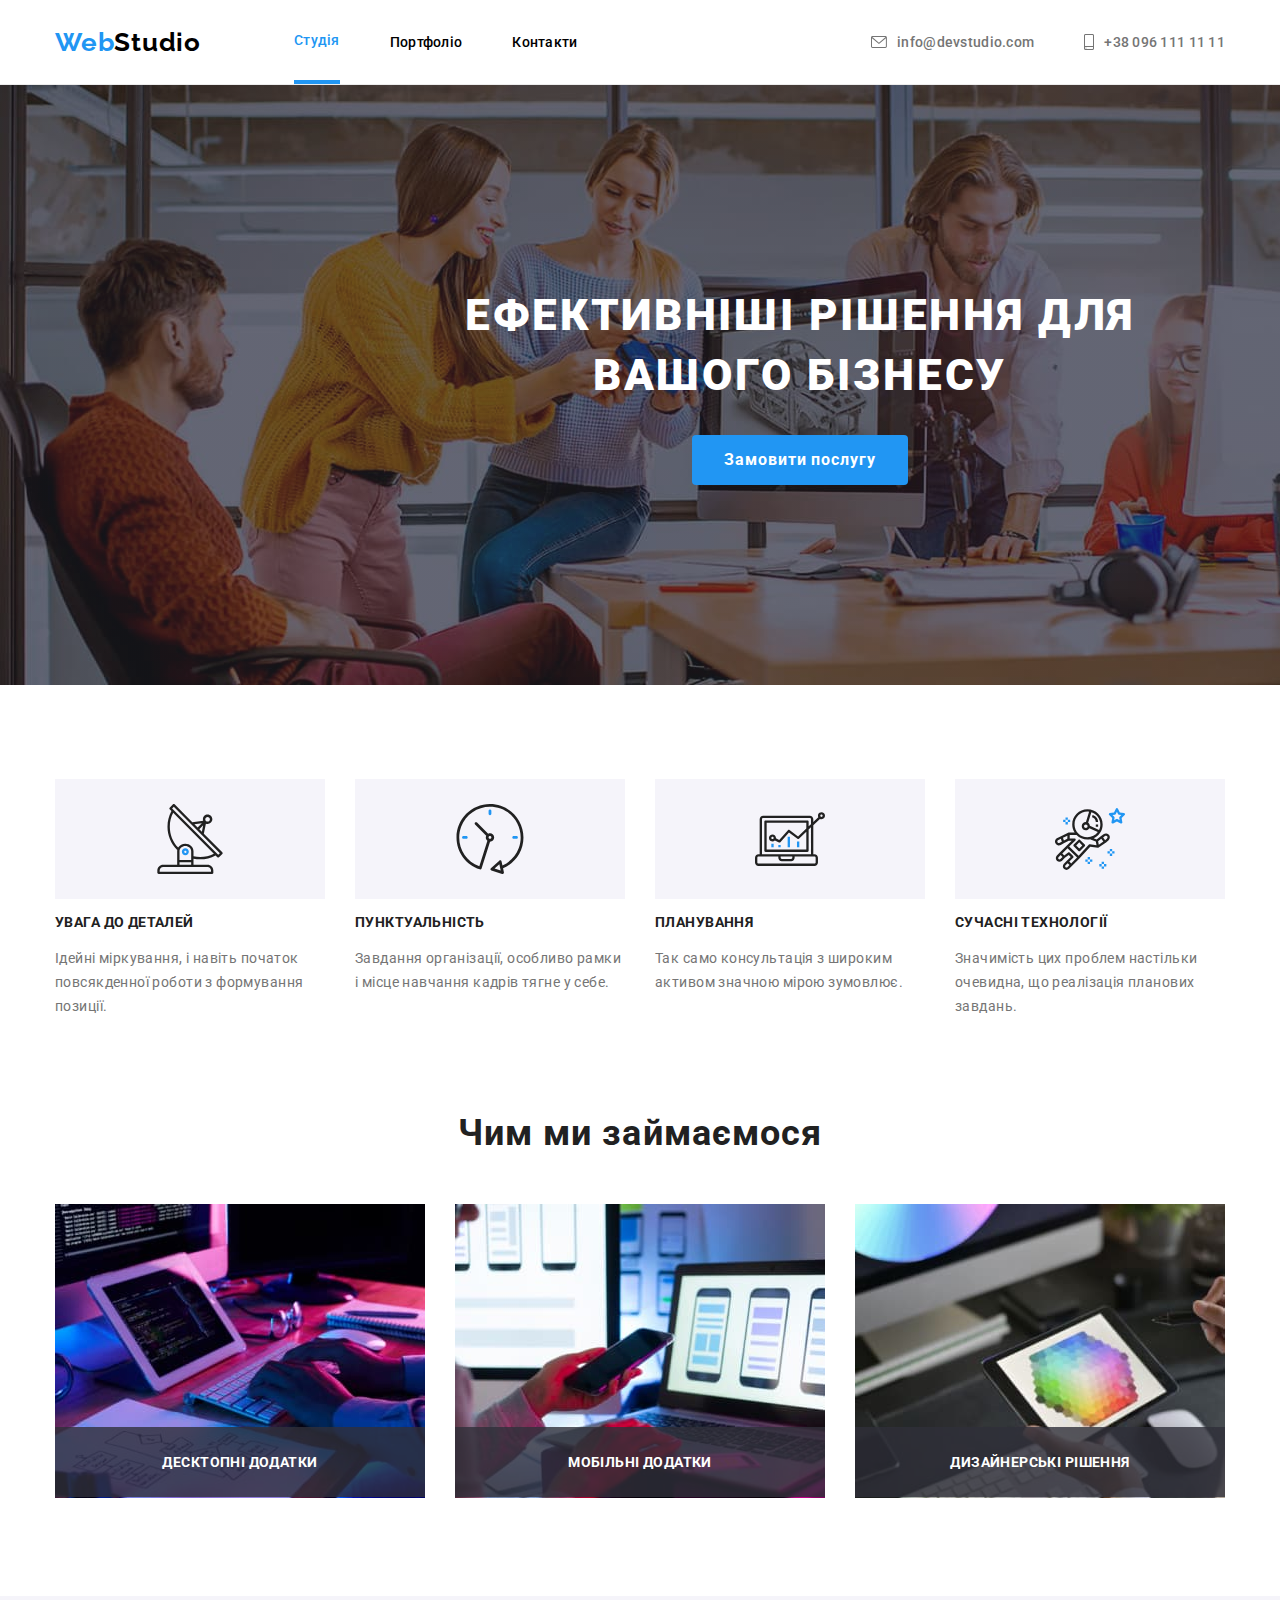
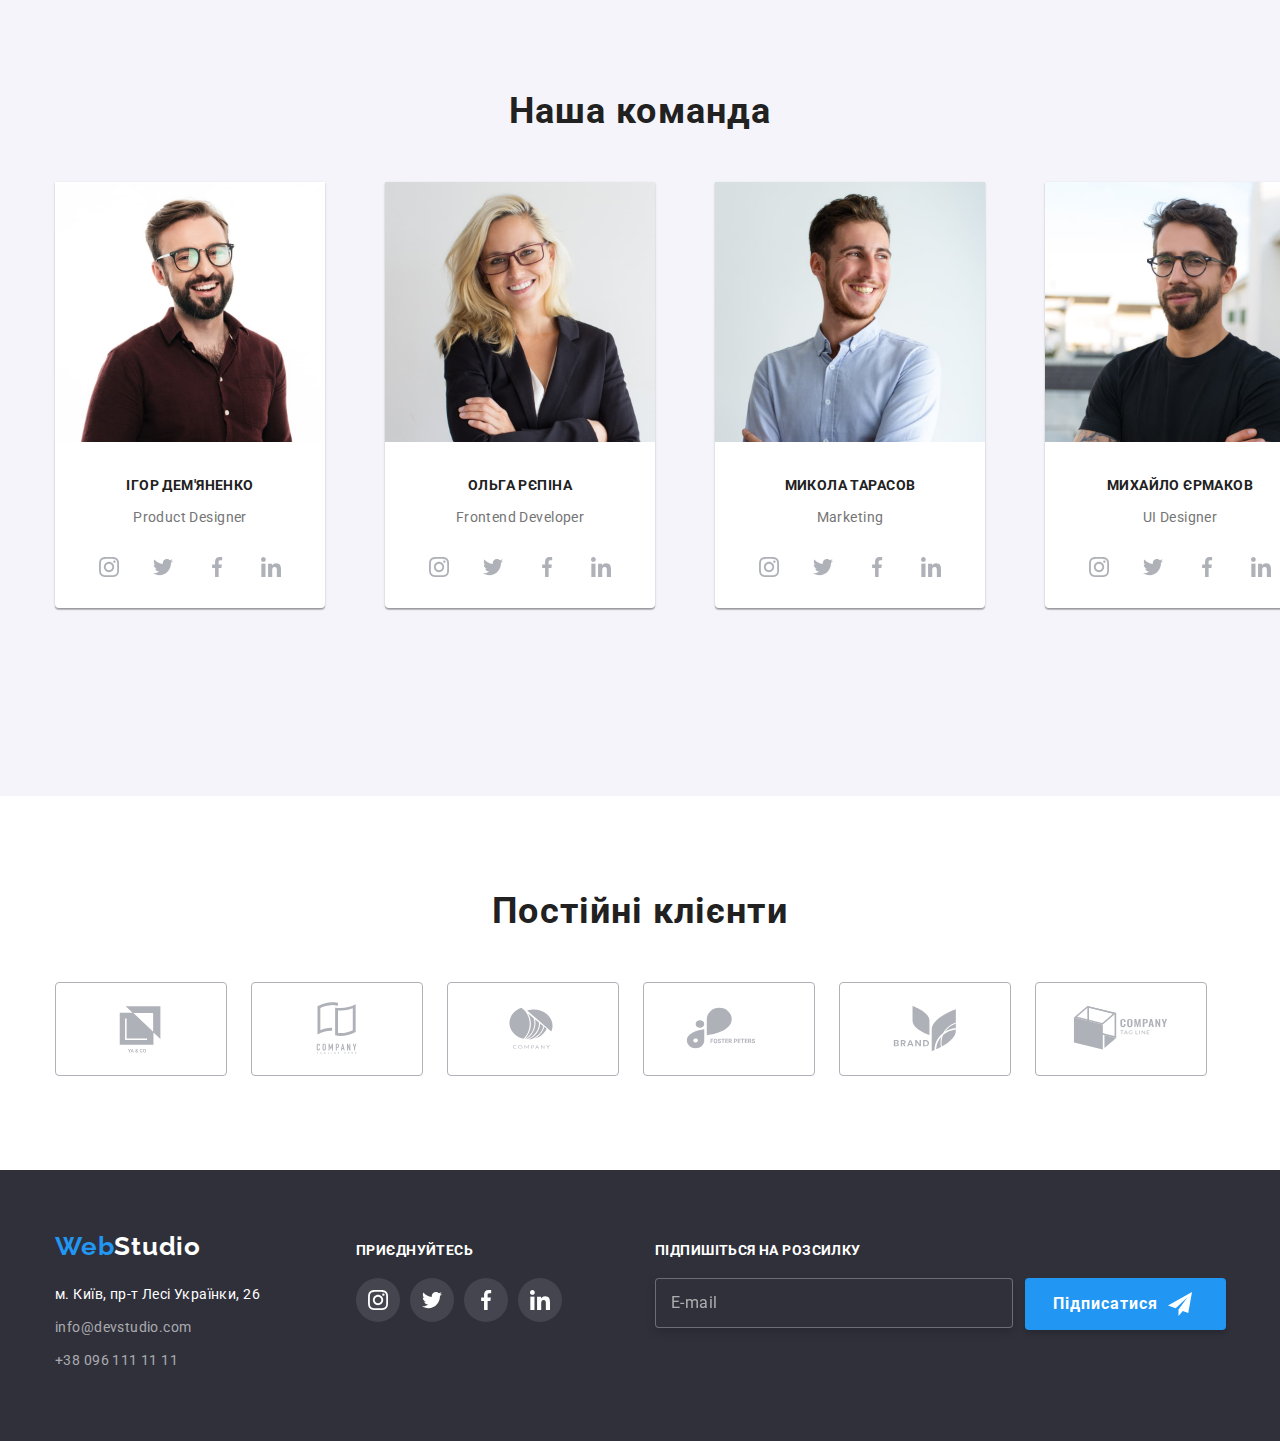
<file: index.html>
<!DOCTYPE html>
<html lang="uk">
  <head>
    <meta charset="UTF-8" />
    <meta http-equiv="X-UA-Compatible" content="IE=edge" />
    <meta name="viewport" content="width=device-width, initial-scale=1.0" />
    <title>Домашня робота 1</title>
    <link rel="preconnect" href="https://fonts.googleapis.com" />
    <link rel="preconnect" href="https://fonts.gstatic.com" crossorigin />
    <link
      href="https://fonts.googleapis.com/css2?family=Raleway:wght@700&family=Roboto:wght@400;500;700;900&display=swap"
      rel="stylesheet"
    />
    <link
      rel="stylesheet"
      href="https://cdnjs.cloudflare.com/ajax/libs/modern-normalize/1.1.0/modern-normalize.min.css"
    />
    <link rel="stylesheet" href="./css/styles.css" />
  </head>
  <body class="body">
    <!--header-->
    <header class="page-header">
      <div class="container">
        <a class="logo" href="./webstudio">Web<span class="web">Studio</span> </a>
        <div class="header-container">
          <ul class="header-list list">
            <li class="page-list">
              <a class="active-link header-list-item hover-tup" href="./index.html">Студія</a>
            </li>
            <li class="page-list">
              <a class="header-list-item hover-tup" href="./portfolio.html">Портфоліо</a>
            </li>
            <li class="page-list"><a class="header-list-item hover-tup" href="./contacts.html">Контакти</a></li>
          </ul>
        </div>
        <div class="header-contakts">
            <ul class="header-list list">
            <li class="contacts-link">
              <a class="list-tel hover-tup " href="info@devstudio.com">
                <svg class="mail-icon icon" width="16" height="12">
                <use href="./images/icons.svg#icon-envelope"></use>
              </svg>
                <span>info@devstudio.com</span> </a>
            </li>
            <li class="contacts-link">
              <a class="list-tel hover-tup" href="+380961111111">
                <svg class="mail-icon icon" width="10" height="16">
                <use href="./images/icons.svg#icon-smartphone"></use>
              </svg>
                <span>+38 096 111 11 11</span>
                </a>
            </li>
          </ul>
        </div>
      </div>
    </header>
    <!--hero-->
    <main>
      <section class="hero">
          <div class="hero-container">
            <h1 class="hero-section">ЕФЕКТИВНІШІ РІШЕННЯ ДЛЯ ВАШОГО БІЗНЕСУ</h1>
            <button class="hero-button only-this-butoon hover-butoon butoon" data-modal-open type="button">Замовити послугу</button>
          </div>
      </section>
      <section class="proda">
        <div class="container">
          <ul class="proda-list list">
            <!--<h2>Прихованка</h2>-->
            <li class="proda-list-item">
              <div class="big-icon">
                <svg class="proda-icon icon" width="70" height="70">
                <use href="./images/icons.svg#icon-antenna"></use>
              </svg>
              </div>
              
              <h3 class="proda-link">УВАГА ДО ДЕТАЛЕЙ</h3>
              <p class="proda-link-link">
                Ідейні міркування, і навіть початок повсякденної роботи з формування позиції.
              </p>
            </li>
            <li class="proda-list-item">
              <div class="big-icon">
                <svg class="proda-icon icon" width="70" height="70">
                <use href="./images/icons.svg#icon-clock"></use>
              </svg>
              </div>
              <h3 class="proda-link">ПУНКТУАЛЬНІСТЬ</h3>
              <p class="proda-link-link">
                Завдання організації, особливо рамки і місце навчання кадрів тягне у себе.
              </p>
            </li>
            <li class="proda-list-item">
              <div class="big-icon">
                <svg class="proda-icon icon" width="70" height="70">
                <use href="./images/icons.svg#icon-diagram"></use>
              </svg>
              </div>
              <h3 class="proda-link">ПЛАНУВАННЯ</h3>
              <p class="proda-link-link">
                Так само консультація з широким активом значною мірою зумовлює.
              </p>
            </li>
            <li class="proda-list-item">
              <div class="big-icon">
                <svg class="proda-icon icon" width="70" height="70">
                <use href="./images/icons.svg#icon-astronaut"></use>
              </svg>
              </div>
              <h3 class="proda-link">СУЧАСНІ ТЕХНОЛОГІЇ</h3>
              <p class="proda-link-link">
                Значимість цих проблем настільки очевидна, що реалізація планових завдань.
              </p>
            </li>
          </ul>
        </div>
      </section>
      <!--чим ми займаємосся-->
      <section class="work">
        <div class="container">
          <h2 class="work-link">Чим ми займаємося</h2>
          <ul class="list">
            <li class="work-img"><img src="./images/computer.jpg" alt="computer" width="370"/>
            <div class="work-active"><span class="active-text">ДЕСКТОПНІ ДОДАТКИ</span></div>
              </li>
            <li class="work-img"><img src="./images/phone.jpg" alt="phone" width="370" />
            <div class="work-active"><span class="active-text">МОБІЛЬНІ ДОДАТКИ</span></div>
              </li>
            <li class="work-img"><img src="./images/tublet.jpg" alt="tublet" width="370" />
            <div class="work-active"><span class="active-text">ДИЗАЙНЕРСЬКІ РІШЕННЯ</span></div>
              </li>
          </ul>
        </div>
      </section>
      <!--наша команда-->
      <section class="team">
        <div class="container">
          <h2 class="team-line">Наша команда</h2>
          <div class="all-team">
            <ul class="list">
              <li class="team-link">
                <img src="./images/Christopher_Walker.jpg" alt="Christopher_Walker" width="270" />
                <h3 class="team-list">Ігор Дем'яненко</h3>
                <p class="team-link-list">Product Designer</p>
                <ul class="social-icons list">
                  <li class="icons"><a href="" class="social-link">
                    <svg class="icon-link" width="20" height="20">
                      <use href="./images/icons.svg#icon-instagram"></use>
                    </svg>
                  </a>
                </li>
                  <li class="icons"><a href="" class="social-link">
                    <svg class="icon-link" width="20" height="20">
                      <use href="./images/icons.svg#icon-twitter"></use>
                    </svg>
                  </a>
                </li>
                  <li class="icons"><a href="" class="social-link">
                    <svg class="icon-link" width="20" height="20">
                      <use href="./images/icons.svg#icon-facebook"></use>
                    </svg>
                  </a>
                </li>
                  <li class="icons"><a href="" class="social-link">
                    <svg class="icon-link" width="20" height="20">
                      <use href="./images/icons.svg#icon-linkedin"></use>
                    </svg>
                  </a>
                </li>
                </ul>
              </li>
              <li class="team-link">
                <img src="./images/Kylie_Evans.jpg" alt="Kylie_Evans" width="270" />
                <h3 class="team-list">Ольга Рєпіна</h3>
                <p class="team-link-list">Frontend Developer</p>
                <ul class="social-icons list">
                  <li class="icons"><a href="" class="social-link">
                    <svg class="icon-link" width="20" height="20">
                      <use href="./images/icons.svg#icon-instagram"></use>
                    </svg>
                  </a>
                </li>
                  <li class="icons"><a href="" class="social-link">
                    <svg class="icon-link" width="20" height="20">
                      <use href="./images/icons.svg#icon-twitter"></use>
                    </svg>
                  </a>
                </li>
                  <li class="icons"><a href="" class="social-link">
                    <svg class="icon-link" width="20" height="20">
                      <use href="./images/icons.svg#icon-facebook"></use>
                    </svg>
                  </a>
                </li>
                  <li class="icons"><a href="" class="social-link">
                    <svg class="icon-link" width="20" height="20">
                      <use href="./images/icons.svg#icon-linkedin"></use>
                    </svg>
                  </a>
                </li>
                </ul>
              </li>
              <li class="team-link">
                <img src="./images/Ryan_Harris.jpg" alt="Ryan_Harris" width="270" />
                <h3 class="team-list">Микола Тарасов</h3>
                <p class="team-link-list">Marketing</p>
                <ul class="social-icons list">
                  <li class="icons"><a href="" class="social-link">
                    <svg class="icon-link" width="20" height="20">
                      <use href="./images/icons.svg#icon-instagram"></use>
                    </svg>
                  </a>
                </li>
                  <li class="icons"><a href="" class="social-link">
                    <svg class="icon-link" width="20" height="20">
                      <use href="./images/icons.svg#icon-twitter"></use>
                    </svg>
                  </a>
                </li>
                  <li class="icons"><a href="" class="social-link">
                    <svg class="icon-link" width="20" height="20">
                      <use href="./images/icons.svg#icon-facebook"></use>
                    </svg>
                  </a>
                </li>
                  <li class="icons"><a href="" class="social-link">
                    <svg class="icon-link" width="20" height="20">
                      <use href="./images/icons.svg#icon-linkedin"></use>
                    </svg>
                  </a>
                </li>
                </ul>
              </li>
              <li class="team-link">
                <img src="./images/Tyler_Moore.jpg" alt="Tyler_Moore" width="270" />
                <h3 class="team-list">Михайло Єрмаков</h3>
                <p class="team-link-list">UI Designer</p>
                <ul class="social-icons list">
                  <li class="icons"><a href="" class="social-link">
                    <svg class="icon-link" width="20" height="20">
                      <use href="./images/icons.svg#icon-instagram"></use>
                    </svg>
                  </a>
                </li>
                  <li class="icons"><a href="" class="social-link">
                    <svg class="icon-link" width="20" height="20">
                      <use href="./images/icons.svg#icon-twitter"></use>
                    </svg>
                  </a>
                </li>
                  <li class="icons"><a href="" class="social-link">
                    <svg class="icon-link" width="20" height="20">
                      <use href="./images/icons.svg#icon-facebook"></use>
                    </svg>
                  </a>
                </li>
                  <li class="icons"><a href="" class="social-link">
                    <svg class="icon-link" width="20" height="20">
                      <use href="./images/icons.svg#icon-linkedin"></use>
                    </svg>
                  </a>
                </li>
                </ul>
              </li>
            </ul>
          </div>
          </section>    
          <section class="alltime-clients">
            <div class="container">
              <h2 class="alltime-clients-list">Постійні клієнти</h2>
          <ul class="compain list">
            <li class="compain-link">
              <a href="" class="compain-list">
                    <svg class="icon-logo" width="106" height="60">
                      <use href="./images/icons.svg#icon-ya--co"></use>
                    </svg>
                  </a>
              </li>
            <li class="compain-link">
              <a href="" class="compain-list">
              <svg class="icon-logo" width="106" height="60">
                      <use href="./images/icons.svg#icon-tagline-here"></use>
                    </svg>
                  </a>
            </a>
          </li>
            <li class="compain-link">
              <a href="" class="compain-list">
              <svg class="icon-logo" width="106" height="60">
                      <use href="./images/icons.svg#icon-company"></use>
                    </svg>
                  </a>
            </a>
          </li>
            <li class="compain-link">
              <a href="" class="compain-list">
              <svg class="icon-logo" width="106" height="60">
                      <use href="./images/icons.svg#icon-foster-peters"></use>
                    </svg>
                  </a>
            </a>
          </li>
            <li class="compain-link">
              <a href="" class="compain-list">
              <svg class="icon-logo" width="106" height="60">
                      <use href="./images/icons.svg#icon-brand"></use>
                    </svg>
                  </a>
            </a>
          </li>
            <li class="compain-link">
              <a href="" class="compain-list">
              <svg class="icon-logo" width="106" height="60">
                      <use href="./images/icons.svg#icon-tag-line"></use>
                    </svg>
                  </a>
            </a>
          </li>
          </ul>
        </div>
          </section>
    </main>
    <!--footer-->
    <footer class="address">
      <div class="container">
        <div class="all-address">
          <a class="logo address-logo" href="./webstudio">Web<span class="web-2">Studio</span> </a>
        <div class="address-link">
          <address class="all-address">
               <ul class="list">
              <li class="address-li">
                <a
                  class="address-link-link hover-tup"
                  href="https://goo.gl/maps/J3TThGuoo7Lbi47X8"
                  target="_blank"
                  rel="noopener norefferer nofollow"
                  >м. Київ, пр-т Лесі Українки, 26</a
                >
              </li>
              <li class="address-li">
                <a class="address-link hover-tup" href="mailto:info@devstudio.com"
                  >info@devstudio.com</a
                >
              </li>
              <li class="address-li">
                <a class="address-link hover-tup" href="tel+380961111111">+38 096 111 11 11</a>
              </li>
            </ul>
            </div>
          </div>
        
            <div class="butoon-address">
              <h2 class="come-here">ПРИЄДНУЙТЕСЬ</h2>
                <ul class="goin-here list">
                  <li class="goin-link link"><a href="" class="a-goin">
                    <svg class="icon-link" width="20" height="20">
                      <use href="./images/icons.svg#icon-instagram"></use>
                    </svg>
                  </a></li>
                  <li class="goin-link link"><a href="" class="a-goin">
                    <svg class="icon-link" width="20" height="20">
                      <use href="./images/icons.svg#icon-twitter"></use>
                    </svg>
                  </a></li>
                  <li class="goin-link link"><a href="" class="a-goin">
                    <svg class="icon-link" width="20" height="20">
                      <use href="./images/icons.svg#icon-facebook"></use>
                    </svg>
                  </a></li>
                  <li class="goin-link link"><a href="" class="a-goin">
                    <svg class="icon-link" width="20" height="20">
                      <use href="./images/icons.svg#icon-linkedin"></use>
                    </svg>
                  </a></li>
                </ul>
            </div>
          </address>
          <div class="anjoy">
            <h2 class="anjoy-header">Підпишіться на розсилку</h2>
            <div class="input-butoon">
              <label for="email"></label>
            <input id="email" type="email" class="anjoy-input" placeholder="E-mail">
            <button type="button" class="anjoy-butoon">
              Підписатися <svg class="anjoy-icon" width="24" height="24">
                <use href="./images/icons.svg#icon-send"></use>
                </svg>
            </button>
            </div>
          </div>
        </div>
      </div>
    </footer>
    <div class="modal-backdrop is-hidden" data-modal>
      <div class="modal">
        <div class="close-sign" data-modal-close>
          <svg width="18" height="18" class="icon-close">
            <use href="./images/icons.svg#icon-close"></use></svg>
        </div>
        <h2 class="modal-hed">Залиште свої дані, ми вам передзвонимо</h2>
          <form name="info-from-user" class="modal-form">
            <label for="Ім'я" class="modal-label">Ім'я</label>
          <div class="modal-wrapper">
            <input name="Ім'я" id="Ім'я" type="Name" class="modal-input">
            <svg class="input-icon" width="18" height="18">
              <use href="./images/icons.svg#icon-person-black"></use>
            </svg>
          </div>
            <label for="Телефон" class="modal-label">Телефон</label>
            <div class="modal-wrapper">
              <input name="Телефон" id="Телефон" type="tel" required class="modal-input">
              <svg class="input-icon" width="18" height="18">
                <use href="./images/icons.svg#icon-phone-black"></use>
              </svg>
            </div>
            <label for="Пошта" class="modal-label">Пошта</label>
            <div class="modal-wrapper">
              <input name="Пошта" id="Пошта" type="email" class="modal-input">
            <svg class="input-icon" width="18" height="18">
              <use href="./images/icons.svg#icon-email-black"></use>
            </svg>
            </div>
            <label for="Коментар" class="modal-label">Коментар</label>
            <textarea name="Коментар" id="" cols="30" rows="4" placeholder="Введіть текст" class="modal-textarea"></textarea>
            <div class="modal-wrapper check-line">
              <input name="checkbox" id="checkbox" type="checkbox" value="agree" class="visually-hidden"> 
              <label for="checkbox" class="chekbox-agree">
                <span class="first-text"> Погоджуюся з розсилкою та приймаю </span> <a class="second-text" href="Договір"> Умови договору</a>
              </label>
            </div>
            <button type="submit" class="modal-butoon"><span class="butoon-text">Відправити</span></button>
          </form>
      </div>
    </div>
    <script src="./js/modal.js"></script>
  </body>
</html>
</file>
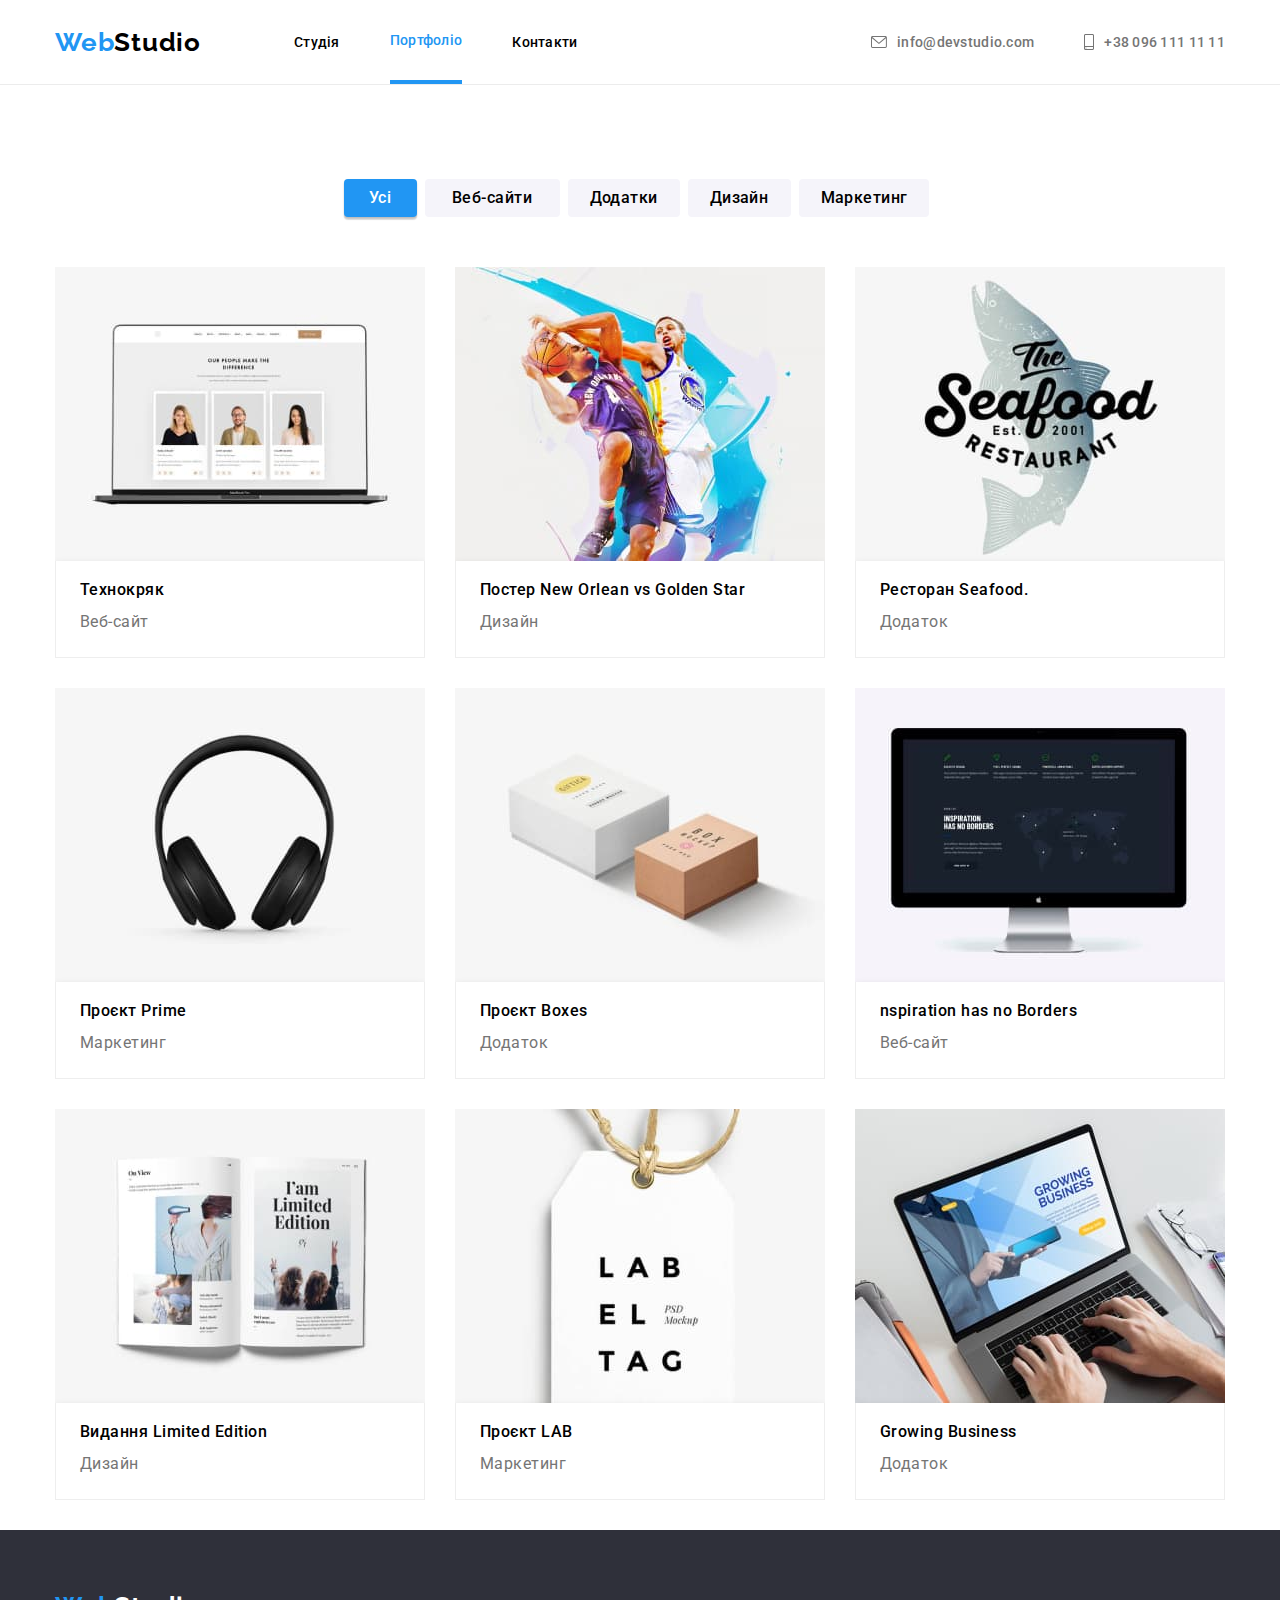
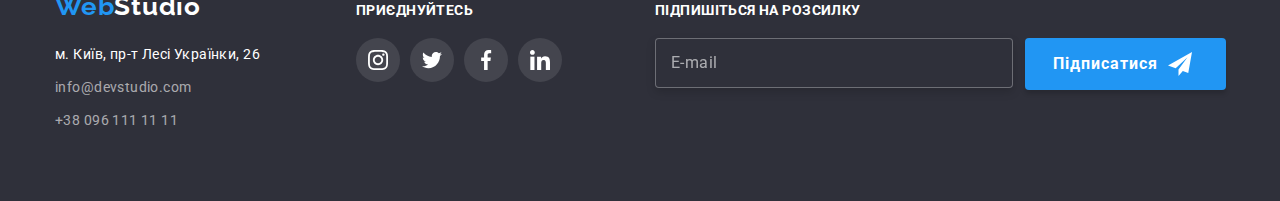
<file: portfolio.html>
<!DOCTYPE html>
<html lang="en">
  <head>
    <meta charset="UTF-8" />
    <meta http-equiv="X-UA-Compatible" content="IE=edge" />
    <meta name="viewport" content="width=device-width, initial-scale=1.0" />
    <title>Домашня робота 2</title>
    <link rel="preconnect" href="https://fonts.googleapis.com" />
    <link rel="preconnect" href="https://fonts.gstatic.com" crossorigin />
    <link
      href="https://fonts.googleapis.com/css2?family=Raleway:wght@700&family=Roboto:wght@400;500;700;900&display=swap"
      rel="stylesheet"
    />
    <link
      rel="stylesheet"
      href="https://cdnjs.cloudflare.com/ajax/libs/modern-normalize/1.1.0/modern-normalize.min.css"
    />
    <link rel="stylesheet" href="./css/styles.css" />
  </head>
  <body class="body">
    <!--header-->
    <header class="page-header">
      <div class="container">
        <a class="logo" href="./webstudio">Web<span class="web">Studio</span></a>
        <div class="header-container">
          <ul class="header-list list">
            <li class="page-list">
              <a class="header-list-item  hover-tup" href="./index.html">Студія</a></li>
            <li class="page-list">
              <a class="active-link header-list-item  hover-tup" href="./portfolio.html">Портфоліо</a></li>
            <li class="page-list">
              <a class="header-list-item hover-tup" href="./contacts.html">Контакти</a></li>
          </ul>
        </div>
        <div class="header-contakts">
          <ul class="header-list list">
            <li class="contacts-link">
              <a class="list-tel hover-tup " href="info@devstudio.com">
                <svg class="mail-icon icon" width="16" height="12">
                <use href="./images/icons.svg#icon-envelope"></use>
              </svg>
                <span>info@devstudio.com</span> </a>
            </li>
            <li class="contacts-link">
              <a class="list-tel hover-tup" href="+380961111111">
                <svg class="mail-icon icon" width="10" height="16">
                <use href="./images/icons.svg#icon-smartphone"></use>
              </svg>
                <span>+38 096 111 11 11</span>
                </a>
            </li>
          </ul>
        </div>
      </div>
    </header>
    <!--main-->
    <main>
      <!--<h1>Прихованка</h1>-->
      <!--проекти-->
      <section class="project">
        <div class="container">
          <ul class="list project-list">
            <li>
              <button
                type="button"
                class="butoon-size list-butoon project-1st-button butoon "
              >
                <span class="project-text-unik">Усі</span>
              </button>
            </li>
            <li>
              <button type="button" class="butoon-size project-2nd-butoon butoon hover-butoon">
                <span class="project-text">Веб-сайти</span>
              </button>
            </li>
            <li>
              <button type="button" class="butoon-size project-3d-butoon butoon hover-butoon">
                <span class="project-text">Додатки</span>
              </button>
            </li>
            <li>
              <button type="button" class="butoon-size project-4r-butoon butoon hover-butoon">
                <span class="project-text">Дизайн</span>
              </button>
            </li>
            <li>
              <button type="button" class="butoon-size project-5v-butoon butoon hover-butoon">
                <span class="project-text">Маркетинг</span>
              </button>
            </li>
          </ul>
          <ul class="list project-job">
            <li class="project-menu">
              <div class="img-wrapper">
              <img class="projact-img" src="./images/Технохряк.jpg" alt="Технокряк" width="370" />
              <div class="project-description"><span class="img-text">Ресурс пропонує комплексні пропозиції з різним рівнем функціоналу та сервісів. Все це дозволить відвідувачу отримати вичерпні відомості про компанію чи приватну особу.</span>
              </div>
              </div>
              
              <div class="project-aftograv">
                <h2 class="project-text">Технокряк</h2>
                <p class="project-text-link">Веб-сайт</p>
              </div>
            </li>
            <li class="project-menu">
              <div class="img-wrapper">
                <img class="projact-img"
                src="./images/Постер_New Orlean_vs_Golden_Star.jpg"
                width="370"
                alt="Постер_New Orlean_vs_Golden_Star"
              />
             <div class="project-description"><span class="img-text">Ресурс пропонує комплексні пропозиції з різним рівнем функціоналу та сервісів. Все це дозволить відвідувачу отримати вичерпні відомості про компанію чи приватну особу.</span>
              </div>
            </div>
                
              <div class="project-aftograv">
                <h2 class="project-text">Постер New Orlean vs Golden Star</h2>
                <p class="project-text-link">Дизайн</p>
              </div>
            </li>
            <li class="project-menu">
              <div class="img-wrapper">
                <img class="projact-img" src="./images/Ресторан_Seafood.jpg" alt="Ресторан_Seafood." width="370" />
              <div class="project-description"><span class="img-text">Ресурс пропонує комплексні пропозиції з різним рівнем функціоналу та сервісів. Все це дозволить відвідувачу отримати вичерпні відомості про компанію чи приватну особу.</span>
              </div>
              </div>
              
              <div class="project-aftograv">
                <h2 class="project-text">Ресторан Seafood.</h2>
                <p class="project-text-link">Додаток</p>
              </div>
            </li>
            <li class="project-menu">
              <div class="img-wrapper"><img class="projact-img" src="./images/Проєкт_Prime.jpg" alt="Проєкт_Prime" width="370" />
              <div class="project-description"><span class="img-text">Ресурс пропонує комплексні пропозиції з різним рівнем функціоналу та сервісів. Все це дозволить відвідувачу отримати вичерпні відомості про компанію чи приватну особу.</span>
              </div>
            </div>
              
              <div class="project-aftograv">
                <h2 class="project-text">Проєкт Prime</h2>
                <p class="project-text-link">Маркетинг</p>
              </div>
            </li>
            <li class="project-menu">
              <div class="img-wrapper"><img class="projact-img" src="./images/Проєкт_Boxes.jpg" alt="Проєкт_Boxes" width="370" />
              <div class="project-description"><span class="img-text">Ресурс пропонує комплексні пропозиції з різним рівнем функціоналу та сервісів. Все це дозволить відвідувачу отримати вичерпні відомості про компанію чи приватну особу.</span>
              </div>
            </div>
              
              <div class="project-aftograv">
                <h2 class="project-text">Проєкт Boxes</h2>
                <p class="project-text-link">Додаток</p>
              </div>
            </li>
            <li class="project-menu">
              <div class="img-wrapper"><img class="projact-img"
                src="./images/Inspiration_has_no_Borders.jpg"
                alt="nspiration_has_no_Borders"
                width="370"/>
              <div class="project-description"><span class="img-text">Ресурс пропонує комплексні пропозиції з різним рівнем функціоналу та сервісів. Все це дозволить відвідувачу отримати вичерпні відомості про компанію чи приватну особу.</span>
              </div></div>
              
              <div class="project-aftograv">
                <h2 class="project-text">nspiration has no Borders</h2>
                <p class="project-text-link">Веб-сайт</p>
              </div>
            </li>
            <li class="project-menu">
              <div class="img-wrapper"><img class="projact-img"
                src="./images/Видання_Limited_Edition.jpg"
                alt="Видання_Limited_Edition"
                width="370"/>
               <div class="project-description"><span class="img-text">Ресурс пропонує комплексні пропозиції з різним рівнем функціоналу та сервісів. Все це дозволить відвідувачу отримати вичерпні відомості про компанію чи приватну особу.</span>
              </div>
              </div>
                
              <div class="project-aftograv">
                <h2 class="project-text">Видання Limited Edition</h2>
                <p class="project-text-link">Дизайн</p>
              </div>
            </li>
            <li class="project-menu">
              <div class="img-wrapper">
                <img class="projact-img" src="./images/Проєкт_LAB.jpg" alt="Проєкт_LAB" width="370" />
              <div class="project-description"><span class="img-text">Ресурс пропонує комплексні пропозиції з різним рівнем функціоналу та сервісів. Все це дозволить відвідувачу отримати вичерпні відомості про компанію чи приватну особу.</span>
              </div>
              </div>
              
              <div class="project-aftograv">
                <h2 class="project-text">Проєкт LAB</h2>
                <p class="project-text-link">Маркетинг</p>
              </div>
            </li>
            <li class="project-menu">
              <div class="img-wrapper">
                <img class="projact-img" src="./images/Growing_Business.jpg" alt="Growing_Business" width="370" />
              <div class="project-description"><span class="img-text">Ресурс пропонує комплексні пропозиції з різним рівнем функціоналу та сервісів. Все це дозволить відвідувачу отримати вичерпні відомості про компанію чи приватну особу.</span>
              </div>
              </div>
              
              <div class="project-aftograv">
                <h2 class="project-text">Growing Business</h2>
                <p class="project-text-link">Додаток</p>
              </div>
            </li>
          </ul>
        </div>
      </section>
    </main>
    <!--footer-->
    <footer class="address">
      <div class="container">
        <div class="all-address">
          <a class="logo address-logo" href="./webstudio">Web<span class="web-2">Studio</span> </a>
        <div class="address-link">
          <address class="all-address">
               <ul class="list">
              <li class="address-li">
                <a
                  class="address-link-link hover-tup"
                  href="https://goo.gl/maps/J3TThGuoo7Lbi47X8"
                  target="_blank"
                  rel="noopener norefferer nofollow"
                  >м. Київ, пр-т Лесі Українки, 26</a
                >
              </li>
              <li class="address-li">
                <a class="address-link hover-tup" href="mailto:info@devstudio.com"
                  >info@devstudio.com</a
                >
              </li>
              <li class="address-li">
                <a class="address-link hover-tup" href="tel+380961111111">+38 096 111 11 11</a>
              </li>
            </ul>
            </div>
          </div>
        
            <div class="butoon-address">
              <h2 class="come-here">ПРИЄДНУЙТЕСЬ</h2>
                <ul class="goin-here list">
                  <li class="goin-link link"><a href="" class="a-goin">
                    <svg class="icon-link" width="20" height="20">
                      <use href="./images/icons.svg#icon-instagram"></use>
                    </svg>
                  </a></li>
                  <li class="goin-link link"><a href="" class="a-goin">
                    <svg class="icon-link" width="20" height="20">
                      <use href="./images/icons.svg#icon-twitter"></use>
                    </svg>
                  </a></li>
                  <li class="goin-link link"><a href="" class="a-goin">
                    <svg class="icon-link" width="20" height="20">
                      <use href="./images/icons.svg#icon-facebook"></use>
                    </svg>
                  </a></li>
                  <li class="goin-link link"><a href="" class="a-goin">
                    <svg class="icon-link" width="20" height="20">
                      <use href="./images/icons.svg#icon-linkedin"></use>
                    </svg>
                  </a></li>
                </ul>
            </div>
          </address>
          <div class="anjoy">
            <h2 class="anjoy-header">Підпишіться на розсилку</h2>
            <div class="input-butoon">
              <label for="email"></label>
            <input id="email" type="email" class="anjoy-input" placeholder="E-mail">
            <button type="button" class="anjoy-butoon">
              Підписатися <svg class="anjoy-icon" width="24" height="24">
                <use href="./images/icons.svg#icon-send">
                </use>
                </svg>
            </button>
            </div>
          </div>
        </div>
      </div>
    </footer>
  </body>
</html>
</file>
<file: css/styles.css>
/* global style */
body {
  font-family: 'Roboto', sans-serif;
  background: #f5f5f5;
  background: #ffffff;
  margin: 0 auto;
}
:root {
  --brand-color: #212121;
  --second-color: #757575;
  --next-color: #ffffff;
  --bornon: none;
  --header-hover: #2196f3;
}
.container {
  width: 1200px;
  margin: 0 auto;
  padding: 0 15px;
}
.logo {
  font-family: 'Raleway', sans-serif;
}
a {
  text-decoration: none;
}
.list {
  list-style: none;
  padding-left: 0;
  margin: 0;
}
.logo {
  font-weight: 700;
  font-size: 26px;
  line-height: calc(32 / 26);
  letter-spacing: 0.03em;
  color: var(--header-hover);
}
.web {
  color: black;
}
.butoon {
  cursor: pointer;
}

h1,
h2,
p {
  margin: 0;
}

/* HW-01 */

/* header */

.page-header .container {
  display: flex;
  align-items: center;
  background-color: #ffffff;
}
.page-header .logo {
  margin-right: 93px;
}
.header-list {
  display: flex;
  align-items: center;
}
.page-list .header-list {
  position: relative;
}

.header-list-item {
  font-weight: 500;
  font-size: 14px;
  line-height: 16px;
  letter-spacing: 0.02em;
  color: black;
  margin-right: 50px;
  padding: 32px 0;
  display: block;
  transition-property: color;
  transition-duration: 250ms;
  transition-timing-function: linear;
}
.active-link {
  color: var(--header-hover);
  border-bottom: 4px solid var(--header-hover);
}
.hover-tup:hover,
.hover-tup:focus {
  color: var(--header-hover);
}
.hover-tup:hover .icon,
.hover-tup:focus .icon {
  stroke: var(--header-hover);
}
.header-contakts .header-list-item {
  font-weight: 500;
  font-size: 14px;
  line-height: 16px;
  letter-spacing: 0.02em;
  color: black;
  margin-right: 50px;
}

.header-contakts {
  margin-left: auto;
  justify-content: center;
}
.list-tel {
  font-weight: 500;
  font-size: 14px;
  line-height: 16px;
  letter-spacing: 0.02em;
  color: var(--second-color);
  display: flex;
  align-items: center;
  padding: 32px 0;
  transition: color;
  transition-duration: 250ms;
  transition-timing-function: linear;
}
.contacts-link:first-child {
  margin-right: 50px;
}

.mail-icon {
  margin-right: 10px;
  fill: #757575;
}

/* hero */

.hero {
  margin: 0 auto;
  width: 1600px;
  background-color: #2f303a;
  padding-top: 200px;
  padding-bottom: 200px;
  background-image: linear-gradient(rgba(47, 48, 58, 0.4), rgba(47, 48, 58, 0.4)),
    url(../images/all-team.jpg);
  background-repeat: no-repeat;
  background-position: 50% 50%;
}
.hero-section {
  font-weight: 900;
  font-size: 44px;
  line-height: calc(60 / 44);
  text-align: center;
  letter-spacing: 0.06em;
  text-transform: uppercase;
  color: var(--next-color);
  margin: 0 auto;
  padding-bottom: 30px;
  max-width: 696px;
}
.hero-button {
  font-weight: 700;
  font-size: 16px;
  line-height: calc(30 / 16);
  display: flex;
  letter-spacing: 0.06em;
  color: var(--next-color);
  margin: 0 auto;
  padding: 10px 32px;
  border-radius: 4px;
  background: var(--header-hover);
  border: var(--bornon);
  transition-property: background-color, color;
  transition-duration: 250ms;
  transition-timing-function: linear;
}
.only-this-butoon:hover,
.only-this-butoon:focus {
  background: #188ce8;
  box-shadow: 0px 4px 4px rgba(0, 0, 0, 0.15);
  border-radius: 4px;
}

/* proda */

.proda-list {
  padding: 0;
  margin: 0;
  display: flex;
  list-style: none;
}
.proda {
  padding-top: 94px;
  padding-bottom: 94px;
}
.proda-list-item {
  flex-basis: calc((100% - 3 * 30px) / 4);
}
.big-icon {
  background: #f5f4fa;
  width: 270px;
  height: 120px;
  display: flex;
  align-items: center;
  justify-content: center;
}
.proda-icon {
  border-radius: 4px;
}
.proda-list-item:not(:last-child) {
  margin-right: 30px;
  width: 270px;
  height: 120px;
}
.proda-link {
  font-weight: 700;
  font-size: 14px;
  line-height: calc(16 / 12);
  letter-spacing: 0.03em;
  text-transform: uppercase;
  color: var(--brand-color);
}
.proda-link-link {
  font-weight: 400;
  font-size: 14px;
  line-height: calc(24 / 14);
  letter-spacing: 0.03em;
  color: var(--second-color);
}

/* work */

.work-link {
  font-weight: 700;
  font-size: 36px;
  line-height: calc(42 / 36);
  text-align: center;
  letter-spacing: 0.03em;
  color: var(--brand-color);
  margin-bottom: 50px;
}
.work .list {
  padding: 0;
  margin: 0;
  display: flex;
  list-style: none;
}
.work {
  padding-bottom: 94px;
}
.work-img {
  flex-basis: calc((100% - 2 * 30px) / 3);
  position: relative;
}
.work-img:not(:last-child) {
  margin-right: 30px;
}
.work-active {
  background: rgba(47, 48, 58, 0.8);
  height: 70px;
  position: absolute;
  width: 100%;
  bottom: 0;
  margin-bottom: 5px;
  display: flex;
  justify-content: center;
}
.active-text {
  font-weight: 700;
  font-size: 14px;
  line-height: 16px;
  letter-spacing: 0.03em;
  text-transform: uppercase;
  color: #ffffff;
  display: flex;
  align-content: space-around;
  align-items: center;
}

/* team */

.team {
  background: #f5f4fa;
  padding-top: 94px;
  padding-bottom: 94px;
}
.team-link {
  background: var(--next-color);
  background: #ffffff;
  box-shadow: 0px 1px 3px rgba(0, 0, 0, 0.12), 0px 1px 1px rgba(0, 0, 0, 0.14),
    0px 2px 1px rgba(0, 0, 0, 0.2);
  border-radius: 0px 0px 4px 4px;
  height: 426px;
}
.team-link:not(:last-child) {
  margin-right: 30px;
  flex-basis: calc((100% - 3 * 30px) / 4);
}
.team-link:not(:first-child) {
  margin-left: 30px;
}
.team-line {
  font-weight: 700;
  font-size: 36px;
  line-height: calc(42 / 36);
  text-align: center;
  letter-spacing: 0.03em;
  color: var(--brand-color);
  margin-bottom: 50px;
}
.all-team {
  padding-bottom: 94px;
}
.team .list {
  padding: 0;
  margin: 0;
  display: flex;
  list-style: none;
}
.team-list {
  font-weight: 700;
  font-size: 14px;
  line-height: calc(16 / 12);
  letter-spacing: 0.03em;
  text-transform: uppercase;
  color: var(--brand-color);
  margin-top: 30px;
  text-align: center;
  margin-bottom: 10px;
}
.team-link-list {
  font-weight: 400;
  font-size: 14px;
  line-height: calc(24 / 14);
  letter-spacing: 0.03em;
  color: var(--second-color);
  text-align: center;
}
.team .icons {
  margin-right: 10px;
  margin-top: 16px;
  margin-bottom: 30px;
}
.team .social-link:hover,
.team .social-link:focus {
  background-color: #2196f3;
  color: #ffffff;
}

.icon-link {
  fill: currentColor;
}
.team .social-link:hover .icon-link,
.team .social-link:focus .icon-link {
  color: #ffffff;
}
.social-icons {
  justify-content: center;
}
.social-link {
  width: 44px;
  height: 44px;
  border-radius: 50%;
  display: flex;
  align-items: center;
  justify-content: center;
  color: #afb1b8;
  transition-property: background-color, color;
  transition-duration: 250ms;
  transition-timing-function: linear;
}

.team .icons:last-child {
  margin-right: 0;
}
.alltime-clients {
  padding-top: 94px;
  padding-bottom: 94px;
  align-items: center;
  justify-content: center;
  background: #ffffff;
  margin: 0 auto;
}
.under-clients {
  width: 1200px;
  margin: 0 auto;
}
.alltime-clients-list {
  font-weight: 700;
  font-size: 36px;
  line-height: 42px;
  text-align: center;
  letter-spacing: 0.03em;
  color: #212121;
  margin-bottom: 50px;
}
.compain-link {
  display: inline-block;
}
.compain-list {
  width: 100%;
  height: 100%;
  color: #afb1b8;
  border: 1px solid #afb1b8;
  border-radius: 4px;
  display: flex;
  align-items: center;
  justify-content: center;
  transition-property: background-color, color;
  transition-duration: 250ms;
  transition-timing-function: linear;
}
.icon-logo {
  margin: 16px 32px;
  fill: currentColor;
}
.compain-link:not(:last-child) {
  margin-right: 20px;
}
.alltime-clients .compain-list:hover,
.alltime-clients .compain-list:focus {
  color: #2196f3;
  border: 1px solid #2196f3;
  border-radius: 4px;
}
/* footer */

.footer {
  padding-bottom: 60px;
}
.address .container {
  display: flex;
  background-color: #2f303a;
}
.address {
  padding-top: 60px;
  background-color: #2f303a;
  padding-bottom: 60px;
  margin: 0 auto;
  display: flex;
  align-items: baseline;
}
.address-link-link {
  font-weight: 400;
  font-size: 14px;
  line-height: calc(24 / 14);
  letter-spacing: 0.03em;
  color: var(--next-color);
  transition-property: background-color, color;
  transition-duration: 250ms;
  transition-timing-function: linear;
}
.address-link {
  width: 231px;
  font-weight: 400;
  font-size: 14px;
  line-height: calc(24 / 14);
  letter-spacing: 0.03em;
  color: rgba(255, 255, 255, 0.6);
  transition-property: background-color, color;
  transition-duration: 250ms;
  transition-timing-function: linear;
}
.address .logo {
  display: block;
  padding-bottom: 20px;
}
.address-li {
  margin-bottom: 9px;
}
.all-address {
  margin-right: 70px;
}
.come-here {
  font-weight: 700;
  font-size: 14px;
  line-height: 16px;
  letter-spacing: 0.03em;
  color: #ffffff;
  margin-bottom: 20px;
}
.butoon-address {
  padding-top: 12px;
}
.goin-here {
  display: flex;
  align-items: center;
  justify-content: center;
}
.goin-link {
  width: 44px;
  height: 44px;
  margin-right: 10px;
  transition-property: background-color, color;
  transition-duration: 250ms;
  transition-timing-function: linear;
}
.goin-link:last-child {
  margin-right: 0;
}
.a-goin:hover,
.a-goin:focus {
  background-color: #2196f3;
}
.a-goin {
  width: 100%;
  height: 100%;
  border-radius: 50%;
  display: flex;
  align-items: center;
  justify-content: center;
  background: rgba(255, 255, 255, 0.1);
  transition: 250ms linear;
}
.address .icon-link {
  fill: #ffffff;
}

/* HW-02  */
.page-header {
  border-bottom: 1px solid #ececec;
}
.header-lynk {
  font-weight: 500;
  font-size: 14px;
  line-height: calc(16 / 14);
  letter-spacing: 0.02em;
  color: var(--brand-color);
}

/* project */

.project {
  padding-top: 94px;
}
.project-list .project-text:hover,
.project-list .project-text:focus {
  color: #ffffff;
}
.project-list {
  display: flex;
  justify-content: center;
  transition: 250ms linear;

  margin-bottom: 50px;
}
.project .butoon {
  margin-right: 8px;
  transition-property: background-color, color;
  transition-duration: 250ms;
  transition-timing-function: linear;
}
.project-1st-button {
  width: 73px;
  height: 38px;
  left: 512px;
  top: 174px;
  background: var(--header-hover);
  box-shadow: 0px 3px 1px rgba(0, 0, 0, 0.1), 0px 1px 2px rgba(0, 0, 0, 0.08),
    0px 2px 2px rgba(0, 0, 0, 0.12);
  border-radius: 4px;
  border: var(--bornon);
}
.project-2nd-butoon {
  width: 135px;
  height: 38px;
  left: 593px;
  top: 174px;
  background: #f5f4fa;
  border-radius: 4px;
  border: var(--bornon);
}
.project-3d-butoon {
  width: 112px;
  height: 38px;
  left: 726px;
  top: 174px;
  background: #f5f4fa;
  border-radius: 4px;
  border: var(--bornon);
}
.project-4r-butoon {
  width: 103px;
  height: 38px;
  left: 846px;
  top: 174px;
  background: #f5f4fa;
  border-radius: 4px;
  border: var(--bornon);
}
.project-5v-butoon {
  width: 130px;
  height: 38px;
  left: 957px;
  top: 174px;
  background: #f5f4fa;
  border-radius: 4px;
  border: var(--bornon);
}

.project .hover-butoon:hover,
.project .hover-butoon:focus {
  color: #ffffff;
  background: #2196f3;
}

.butoon-size {
  padding: 6px 22px;
}
.project-job .project-menu {
  flex-basis: calc((100% - 3 * 30px) / 3);
  margin-right: 30px;
  margin-bottom: 30px;
  background: #ffffff;
  position: relative;
  cursor: pointer;
}
.img-wrapper {
  position: relative;
  overflow: hidden;
  display: block;
}
.project-description {
  width: 370px;
  height: 294px;
  padding: 63px 24px;
  background: rgba(33, 150, 243, 0.9);
  position: absolute;
  top: 1px;
  transform: translateY(100%);
  filter: drop-shadow(0px 4px 4px rgba(0, 0, 0, 0.25));
  transition-property: transform;
  transition-duration: 250ms;
  transition-timing-function: linear;
}
.img-text {
  font-weight: 400;
  font-size: 18px;
  line-height: 28px;
  letter-spacing: 0.03em;
  color: #ffffff;
}

.project-job .project-menu:hover .project-description,
.project-job .project-menu:focus .project-description {
  display: block;
  transform: translateY(0);
  transition: transform 250ms cubic-bezier(0.4, 0, 0.2, 1);
}
.project-menu:hover,
.project-menu:focus {
  box-shadow: 0px 1px 1px rgba(0, 0, 0, 0.12), 0px 4px 4px rgba(0, 0, 0, 0.06),
    1px 4px 6px rgba(0, 0, 0, 0.16);
  transition: 250ms cubic-bezier(0.4, 0, 0.2, 1);
}

.project-text {
  font-weight: 500;
  font-size: 16px;
  line-height: 26px;
  letter-spacing: 0.03em;
}
.project-job .project-text {
  margin-bottom: 4px;
}
.project-text-unik {
  font-weight: 500;
  font-size: 16px;
  line-height: 26px;
  text-align: center;
  letter-spacing: 0.03em;
  color: #ffffff;
}
.project-text-link {
  font-weight: 400;
  font-size: 16px;
  line-height: calc(30 / 16);
  letter-spacing: 0.03em;
  color: var(--second-color);
}
.project-aftograv {
  padding: 20px 24px;
  border: 1px solid #eeeeee;
  margin-top: -5px;
}
.project-job {
  padding: 0;
  margin: 0;
  margin-right: -30px;
  display: flex;
  list-style: none;
  flex-wrap: wrap;
}
.projact-img {
  display: block;
}

/* address */
.footer {
  background-color: #2f303a;
  margin: 0 auto;
  width: 1600px;
}
.all-address .list{
  width: 231px;
}
.adres-link {
  font-weight: 400;
  font-size: 14px;
  line-height: calc(24 / 14);
  letter-spacing: 0.03em;
  color: var(--next-color);
}
.address-li {
  width: 100%;
  font-style: normal;
}
.adres-tel {
  font-weight: 400;
  font-size: 14px;
  line-height: calc(24 / 14);
  letter-spacing: 0.03em;
  color: rgba(255, 255, 255, 0.6);
}
.web-2 {
  color: var(--next-color);
}
.footer {
  padding-top: 60px;
}
.footer .list {
  margin-top: 20px;
}
.input-butoon {
  display: flex;
  justify-content: flex-end;
}
/* angoy */

.anjoy {
  padding-top: 12px;
  margin-left: 93px;
}
.anjoy-header {
  font-weight: 700;
  font-size: 14px;
  line-height: 16px;
  letter-spacing: 0.03em;
  text-transform: uppercase;
  color: #ffffff;
  margin-bottom: 20px;
}
.anjoy-input {
  margin-right: 12px;
  width: 358px;
  height: 50px;
  padding: 15px;
  font-size: 15px;
  font-weight: bold;
  color: #24a1d3;
  border: 1px solid rgba(255, 255, 255, 0.3);
  filter: drop-shadow(0px 4px 4px rgba(0, 0, 0, 0.15));
  border-radius: 4px;
  background-color: #2f303a;
}
.anjoy-input::placeholder {
  font-weight: 400;
  font-size: 16px;
  line-height: 20px;
  display: flex;
  align-items: center;
  letter-spacing: 0.03em;
  color: rgba(255, 255, 255, 0.6);
}
.anjoy-input:hover,
.anjoy-input:focus {
  border: 1px solid #2196f3;
  border-radius: 4px;
  outline: 0;
}
.anjoy-butoon {
  font-weight: 700;
  font-size: 16px;
  line-height: 30px;
  display: flex;
  align-items: center;
  text-align: center;
  border: none;
  padding-left: 28px;

  letter-spacing: 0.06em;
  color: #ffffff;
  background: #2196f3;
  box-shadow: 0px 4px 4px rgba(0, 0, 0, 0.15);
  border-radius: 4px;
  transition-property: background-color, color;
  transition-duration: 250ms;
  transition-timing-function: linear;
}
.anjoy-butoon:hover,
.anjoy-butoon:focus {
  background: #188ce8;
  box-shadow: 0px 4px 4px rgba(0, 0, 0, 0.15);
  border-radius: 4px;
  outline: 0;
}
.anjoy .anjoy-icon {
  margin: 13px 28px 13px 10px;
}
/* modal*/

.modal-backdrop {
  position: fixed;
  top: 0;
  bottom: 0;
  left: 0;
  right: 0;
  background-color: rgba(0, 0, 0, 0.8);
  transition: opacity 250ms, visibility 250ms;
}

.modal-backdrop.is-hidden .modal {
  transform: rotate(-180deg);
}

.modal {
  width: 528px;
  height: 581px;
  padding: 40px;
  position: absolute;
  top: 50%;
  left: 50%;
  transform: translate(-50%, -50%) rotate(0);
  transition: transform 250ms linear;
  background-color: #ffffff;
  border-radius: 20px;
}

.modal .close-sign {
  position: absolute;
  display: flex;
  justify-content: center;
  cursor: pointer;
  align-items: center;
  top: 10px;
  right: 10px;
  width: 30px;
  height: 30px;
  background: #ffffff;
  border: 1px solid rgba(0, 0, 0, 0.1);
  border-radius: 50%;
}
.is-hidden {
  visibility: hidden;
  opacity: 0;
  pointer-events: none;
}
.icon-close {
  transition-property: fill;
  transition-duration: 250ms;
  transition-timing-function: linear;
}
.modal .close-sign:hover {
  fill: #2196f3;
}
.modal-hed {
  font-weight: 700;
  font-size: 20px;
  line-height: 23px;
  text-align: center;
  letter-spacing: 0.03em;
  color: #212121;
  margin-bottom: 0;
}
.modal-form {
  margin-top: 12px;

}
.modal-wrapper {
  position: relative;
}
.input-icon {
  position: absolute;
  left: 12px;
  top: 50%;
  transform: translateY(-50%);
  fill: #212121;
}
.modal-input {
  width: 100%;
  height: 40px;
  padding: 10px;
  padding-left: 30px;
  border: 1px solid rgba(33, 33, 33, 0.2);
  border-radius: 4px;
  font-size: 15px;
  font-weight: bold;
  color: #757575;
  margin-top: 4px;
  display: block;
  transition-property: border;
  transition-duration: 250ms;
  transition-timing-function: linear;
}
.modal-input:focus + .input-icon {
  fill: #2196f3;
}
.modal-input::placeholder {
  font-size: 12px;
  font-weight: normal;
  color: rgba(72, 90, 190, 0.3);
}
.modal-input:hover,
.modal-input:focus {
  border: 1px solid #2196f3;
  border-radius: 4px;
  outline: 0;
}
.modal-textarea {
  font-weight: 400;
  font-size: 12px;
  line-height: 14px;
  letter-spacing: 0.01em;
  color: rgba(117, 117, 117, 0.5);
  width: 100%;
  height: 120px;
  padding: 10px;
  margin-top: 4px;
  display: block;
  border: 1px solid rgba(33, 33, 33, 0.2);
  border-radius: 4px;
  resize: none;
  transition-property: border;
  transition-duration: 250ms;
  transition-timing-function: linear;
}
.modal-textarea:hover,
.modal-textarea:focus {
  border: 1px solid #2196f3;
  border-radius: 4px;
  outline: 0;
}
.modal-textarea::placeholder {
  font-weight: 400;
  font-size: 12px;
  line-height: 14px;
  letter-spacing: 0.01em;
  color: rgba(117, 117, 117, 0.5);
}
.check-line{
  height: 24px;
  margin: 20px 10px 30px; 
  display: flex;
  align-items: baseline;
}

.chekbox-agree{
  width: 425px;
  display: flex;
  align-items: center;
}
.chekbox-agree::before{
  content: " ";
  margin-right: 5px;
  margin-left: 5px;
  display: flex;
  width: 16px;
  height: 15px;
  border: 2px solid #000;
  border-radius: 2px;
}
.check-line input:checked + .chekbox-agree::before{
  background-color: rgb(63, 103, 211);
  border: none;
  background-image: url(../images/check-agree.svg);
  background-repeat:no-repeat;
  background-position: center;
}
.visually-hidden{
  position: absolute;
  width: 1px;
  height: 1px;
  margin: -1px;
  border: 0;
  padding: 0;
  white-space: nowrap;
  clip-path: inset(100%);
  clip: rect(0 0 0 0);
  overflow: hidden;
}
.first-text {
  font-weight: 400;
  font-size: 14px;
  line-height: 24px;
  letter-spacing: 0.03em;
  color: #757575;
  margin-right: 5px;
}
.second-text {
  font-weight: 400;
  font-size: 14px;
  line-height: 24px;
  letter-spacing: 0.03em;
  text-decoration-line: underline;
  color: #2196f3;
  transition-property: color;
  transition-duration: 250ms;
  transition-timing-function: linear;
}
.second-text:hover,
.second-text:focus {
  color: #2884cf;
  outline: 0;
}
.modal-butoon {
  background: #2196f3;
  box-shadow: 0px 4px 4px rgba(0, 0, 0, 0.15);
  border-radius: 4px;
  margin: 0 auto;
  display: block;
  transition-property: background-color, color;
  transition-duration: 250ms;
  transition-timing-function: linear;
  border: none;
}
.modal-butoon:hover,
.modal-butoon:focus {
  background: #188ce8;
  box-shadow: 0px 4px 4px rgba(0, 0, 0, 0.15);
  border-radius: 4px;
  outline: 0;
}
.butoon-text {
  font-weight: 700;
  font-size: 16px;
  line-height: 30px;
  padding: 10px 52px;
  display: flex;
  align-items: center;
  text-align: center;
  letter-spacing: 0.06em;
  color: #ffffff;
}
.modal-label {
  font-weight: 400;
  font-size: 12px;
  line-height: 14px;
  letter-spacing: 0.01em;
  color: #757575;
}
</file>
